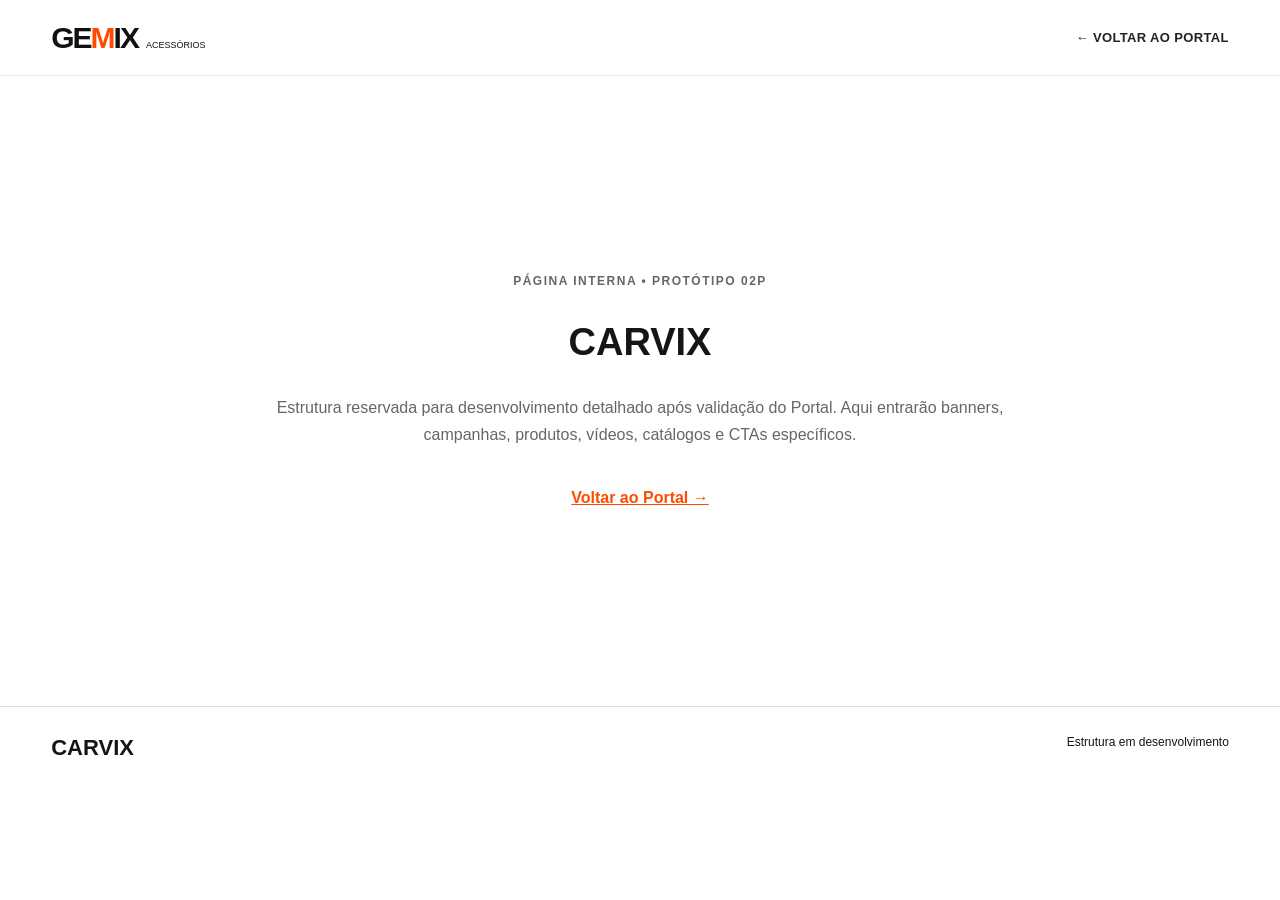
<file: carvix.html>
<!doctype html><html lang="pt-BR"><head><meta charset="utf-8"><meta name="viewport" content="width=device-width,initial-scale=1"><title>CARVIX — Protótipo 02P</title><link rel="stylesheet" href="style.css"></head><body><header class="top"><a class="brand" href="index.html"><b>GE<span>M</span>IX</b><small>ACESSÓRIOS</small></a><nav><a href="index.html">← Voltar ao Portal</a></nav></header><main><section class="intro" style="min-height:70vh;display:flex;flex-direction:column;justify-content:center"><p class="eyebrow">PÁGINA INTERNA • PROTÓTIPO 02P</p><h2>CARVIX</h2><p>Estrutura reservada para desenvolvimento detalhado após validação do Portal. Aqui entrarão banners, campanhas, produtos, vídeos, catálogos e CTAs específicos.</p><p><a href="index.html" style="color:#ff4b00;font-weight:bold">Voltar ao Portal →</a></p></section></main><footer><b>CARVIX</b><span>Estrutura em desenvolvimento</span></footer></body></html>
</file>
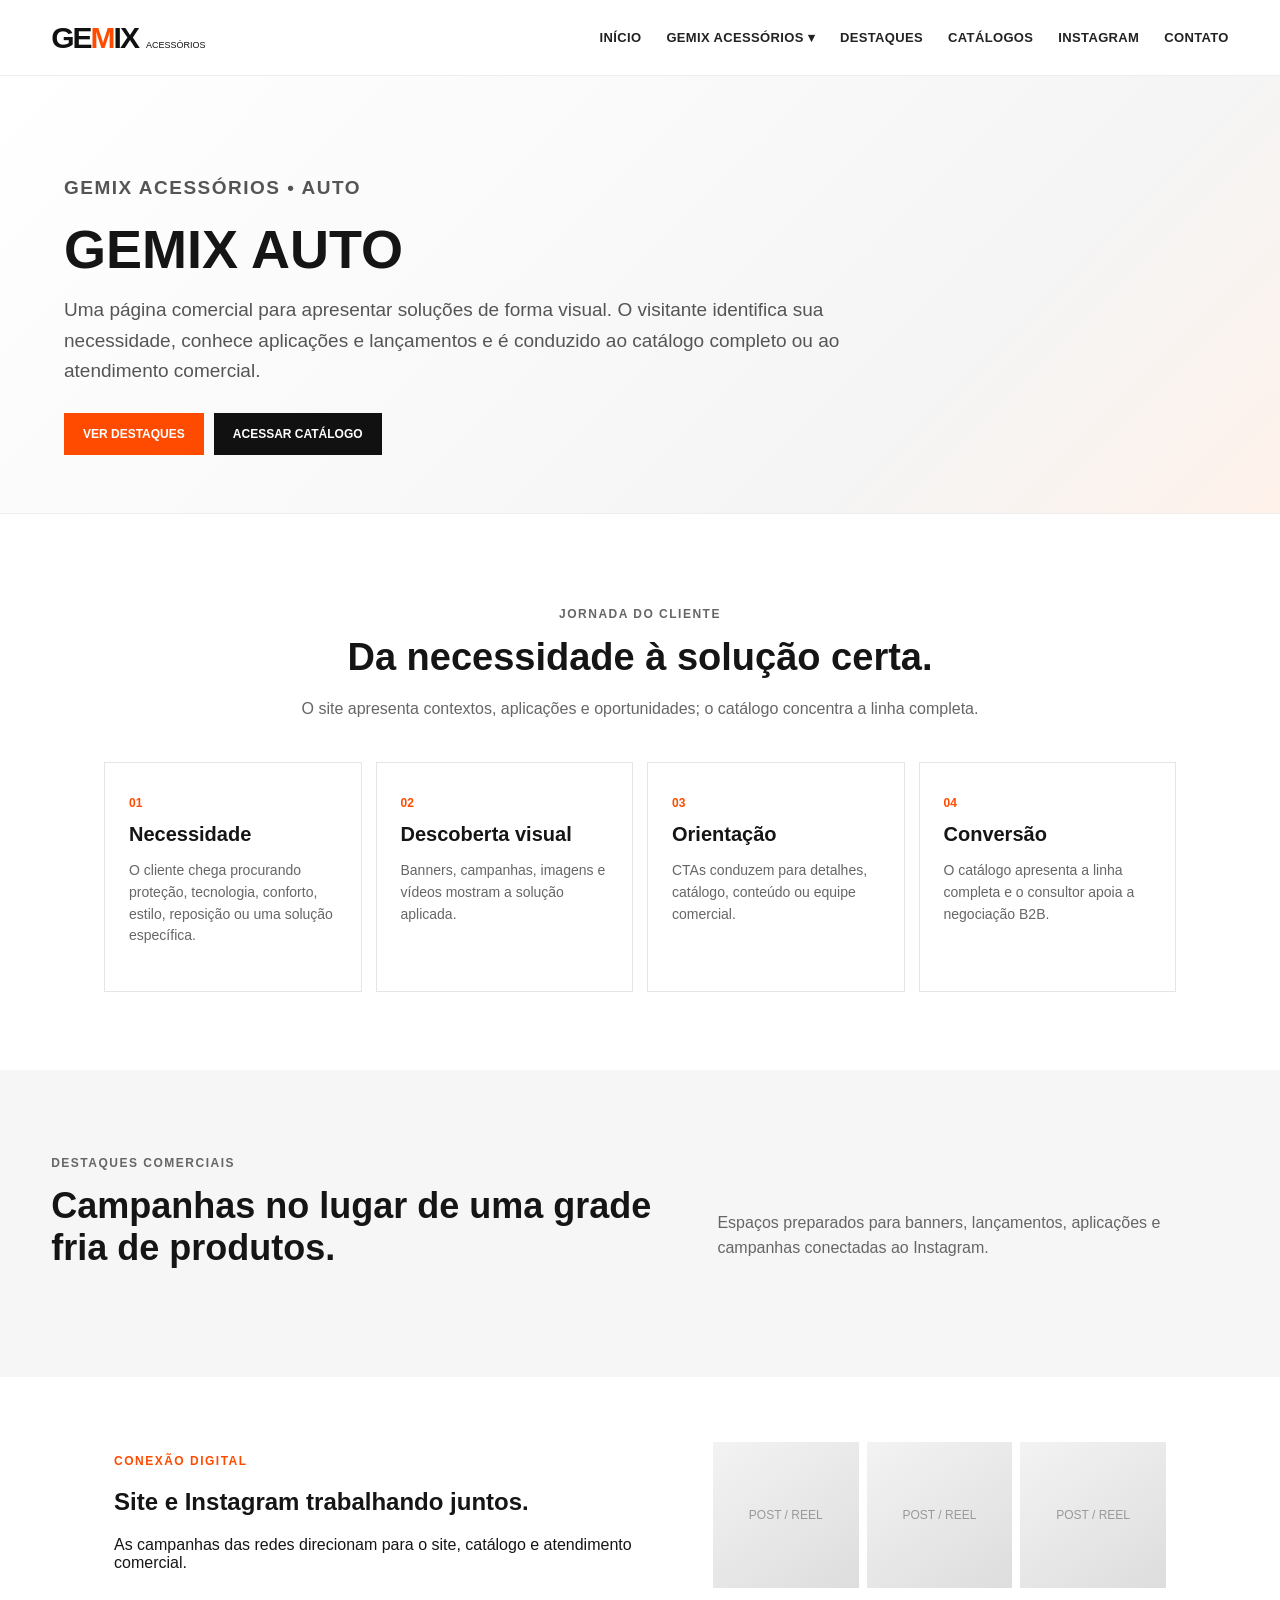
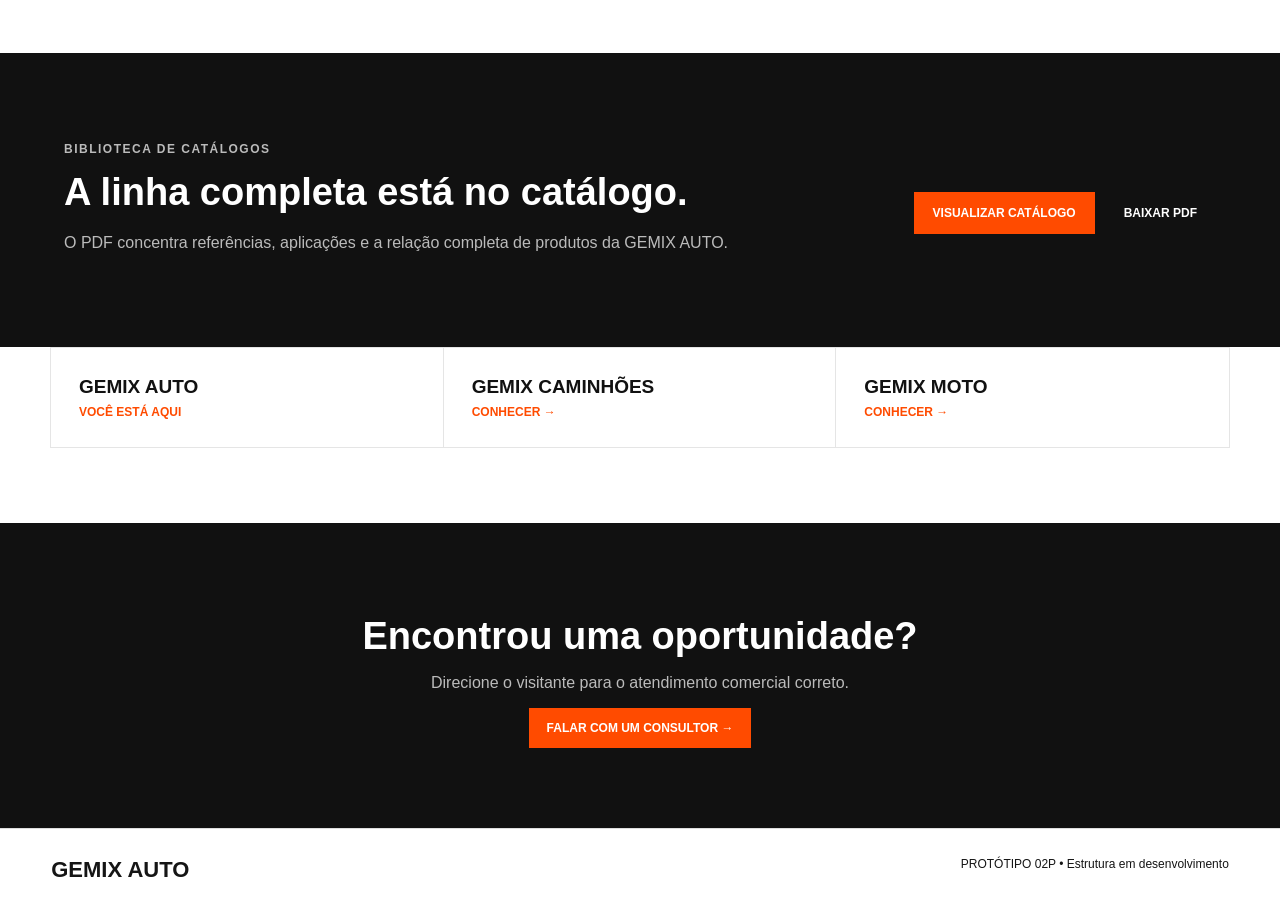
<file: gemix-auto.html>
<!doctype html><html lang="pt-BR"><head><meta charset="utf-8"><meta name="viewport" content="width=device-width,initial-scale=1"><title>GEMIX AUTO — Protótipo 02P</title><link rel="stylesheet" href="style.css"></head><body><header class="top"><a class="brand" href="index.html"><b>GE<span>M</span>IX</b><small>ACESSÓRIOS</small></a><nav><a href="index.html">INÍCIO</a><div class="drop"><button>GEMIX ACESSÓRIOS ▾</button><div class="mega"><a href="gemix-auto.html">GEMIX AUTO<span>Acessórios para automóveis</span></a><a href="gemix-caminhoes.html">GEMIX CAMINHÕES<span>Soluções para linha pesada</span></a><a href="gemix-moto.html">GEMIX MOTO<span>Soluções para motocicletas</span></a></div></div><a href="#campanhas">DESTAQUES</a><a href="#catalogo">CATÁLOGOS</a><a href="#instagram">INSTAGRAM</a><a href="#contato">CONTATO</a></nav></header><main><section class="segment-hero"><div class="wrap"><p class="eyebrow">GEMIX ACESSÓRIOS • AUTO</p><h1>GEMIX AUTO</h1><p>Uma página comercial para apresentar soluções de forma visual. O visitante identifica sua necessidade, conhece aplicações e lançamentos e é conduzido ao catálogo completo ou ao atendimento comercial.</p><div class="actions"><a class="btn" href="#campanhas">VER DESTAQUES</a><a class="btn secondary" href="#catalogo">ACESSAR CATÁLOGO</a></div></div></section><section class="journey"><div class="journey-head"><p class="eyebrow">JORNADA DO CLIENTE</p><h2>Da necessidade à solução certa.</h2><p>O site apresenta contextos, aplicações e oportunidades; o catálogo concentra a linha completa.</p></div><div class="journey-grid"><article><em>01</em><h3>Necessidade</h3><p>O cliente chega procurando proteção, tecnologia, conforto, estilo, reposição ou uma solução específica.</p></article><article><em>02</em><h3>Descoberta visual</h3><p>Banners, campanhas, imagens e vídeos mostram a solução aplicada.</p></article><article><em>03</em><h3>Orientação</h3><p>CTAs conduzem para detalhes, catálogo, conteúdo ou equipe comercial.</p></article><article><em>04</em><h3>Conversão</h3><p>O catálogo apresenta a linha completa e o consultor apoia a negociação B2B.</p></article></div></section><section class="campaigns" id="campanhas"><div class="campaigns-head"><div><p class="eyebrow">DESTAQUES COMERCIAIS</p><h2>Campanhas no lugar de uma grade fria de produtos.</h2></div><p>Espaços preparados para banners, lançamentos, aplicações e campanhas conectadas ao Instagram.</p></div></section><section class="social-strip" id="instagram"><div><p class="eyebrow">CONEXÃO DIGITAL</p><h2>Site e Instagram trabalhando juntos.</h2><p>As campanhas das redes direcionam para o site, catálogo e atendimento comercial.</p></div><div class="social-mock"><div>POST / REEL</div><div>POST / REEL</div><div>POST / REEL</div></div></section><section class="catalog-call" id="catalogo"><div class="inner"><div><p class="eyebrow">BIBLIOTECA DE CATÁLOGOS</p><h2>A linha completa está no catálogo.</h2><p>O PDF concentra referências, aplicações e a relação completa de produtos da GEMIX AUTO.</p></div><div class="actions"><a class="btn" href="#">VISUALIZAR CATÁLOGO</a><a class="btn secondary" href="#">BAIXAR PDF</a></div></div></section><section class="segment-links"><a href="gemix-auto.html"><b>GEMIX AUTO</b><span>VOCÊ ESTÁ AQUI</span></a><a href="gemix-caminhoes.html"><b>GEMIX CAMINHÕES</b><span>CONHECER →</span></a><a href="gemix-moto.html"><b>GEMIX MOTO</b><span>CONHECER →</span></a></section><section class="contact" id="contato"><h2>Encontrou uma oportunidade?</h2><p>Direcione o visitante para o atendimento comercial correto.</p><a href="#">FALAR COM UM CONSULTOR →</a></section></main><footer><b>GEMIX AUTO</b><span>PROTÓTIPO 02P • Estrutura em desenvolvimento</span></footer><script src="script.js"></script></body></html>
</file>
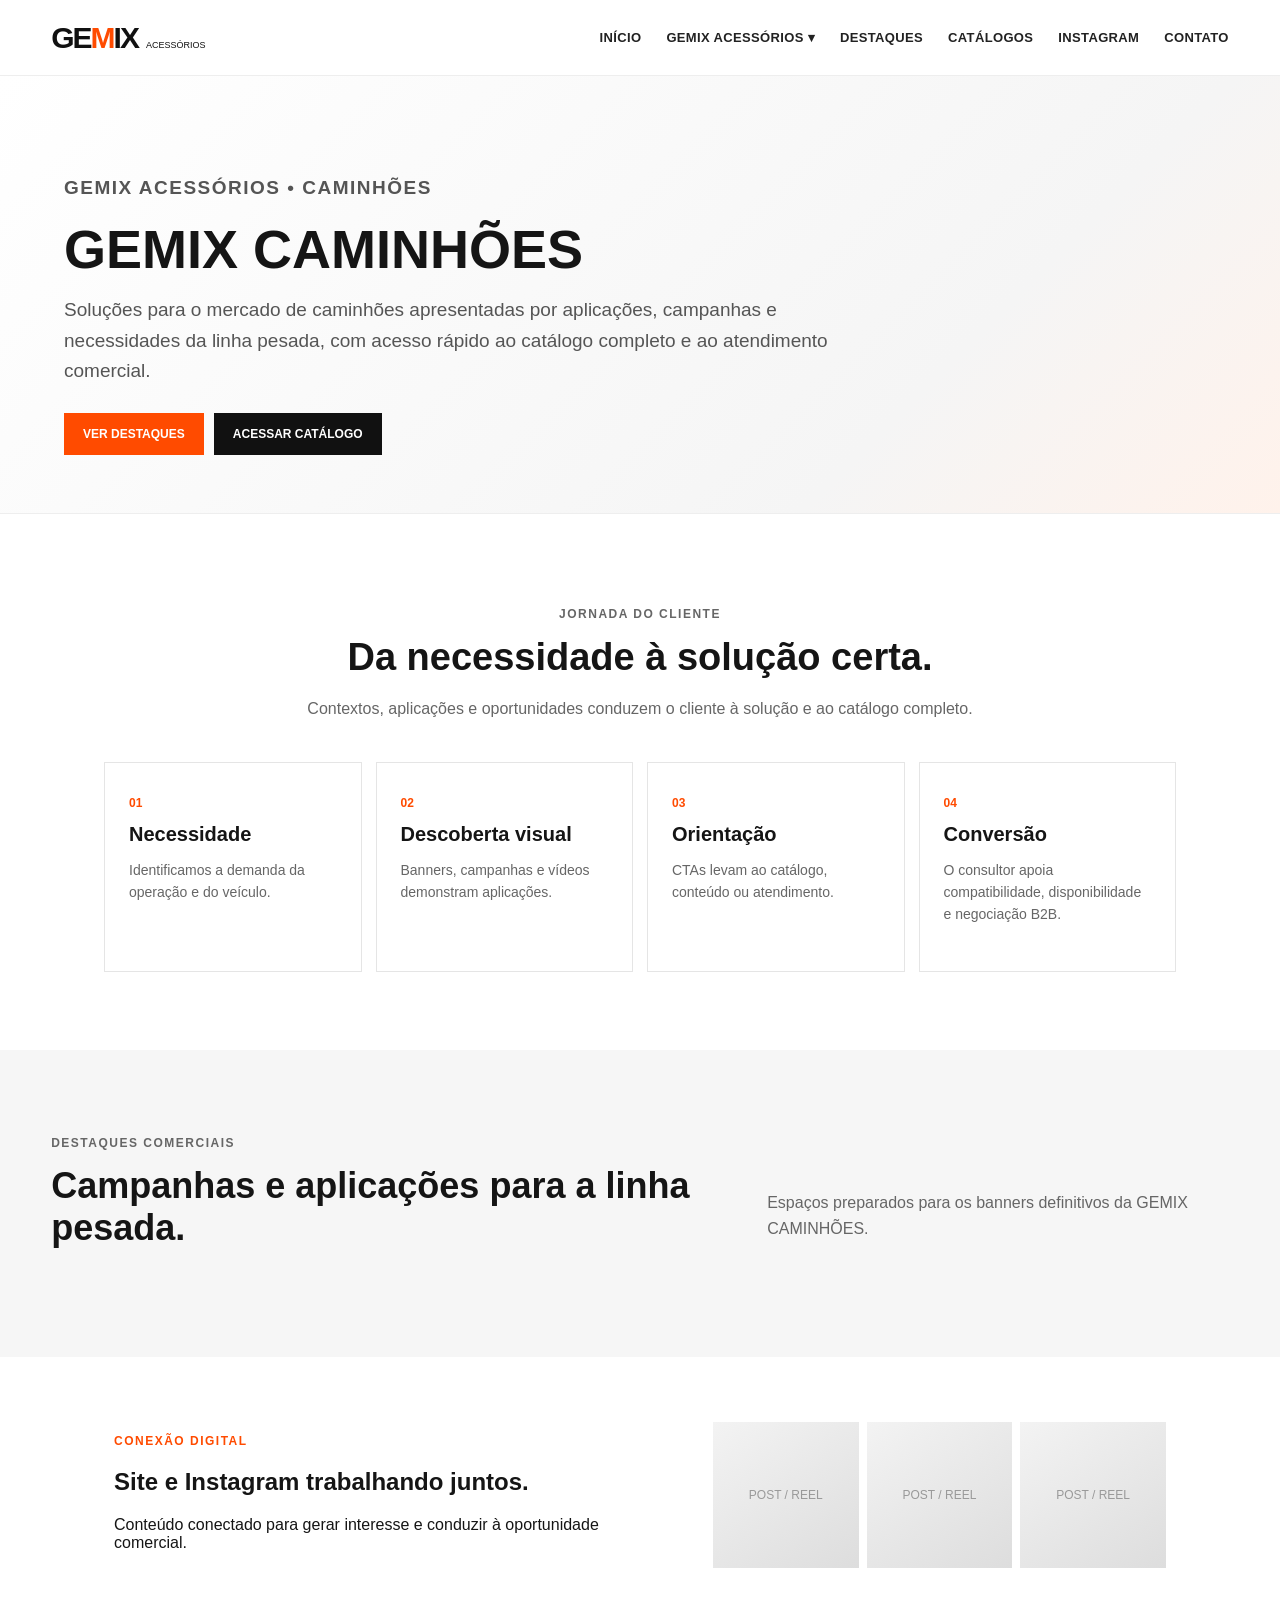
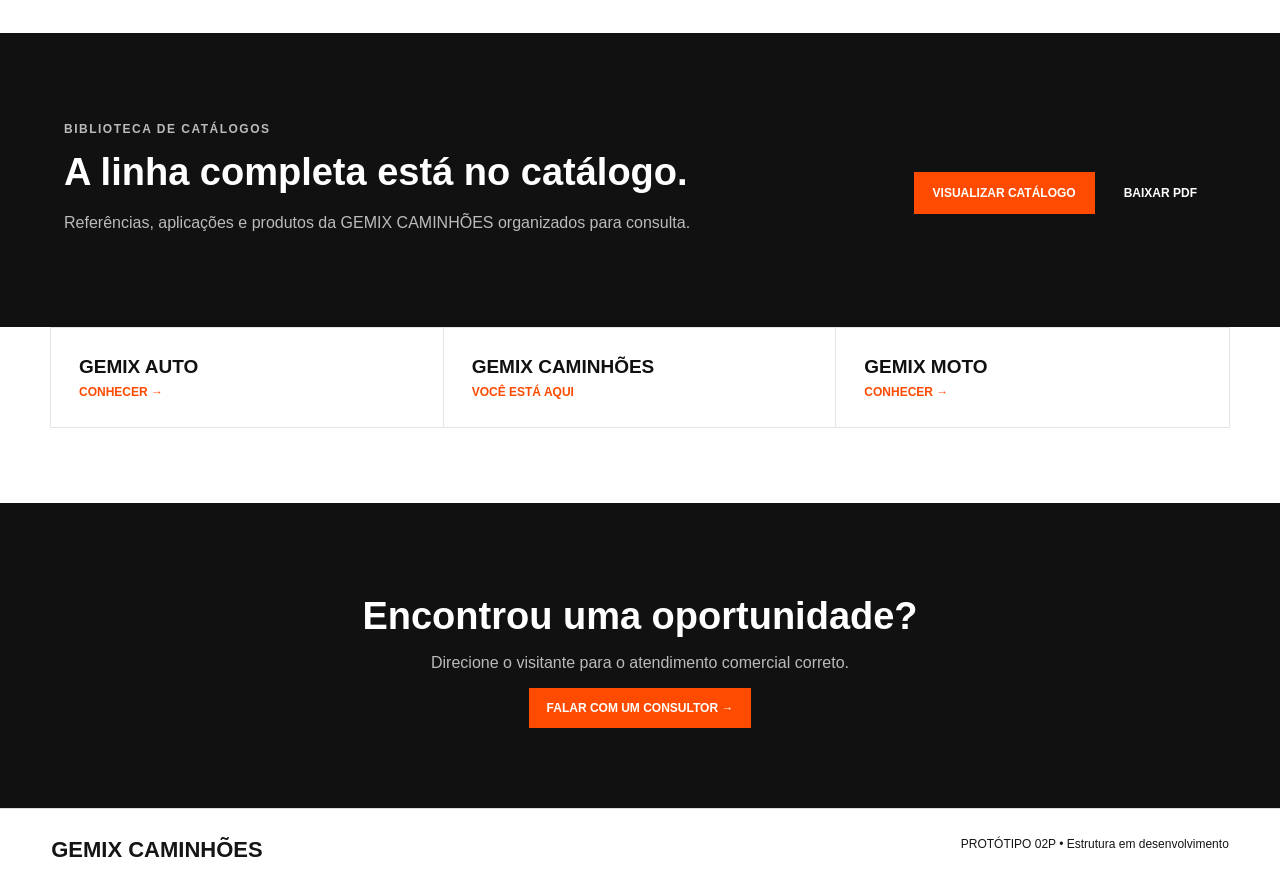
<file: gemix-caminhoes.html>
<!doctype html><html lang="pt-BR"><head><meta charset="utf-8"><meta name="viewport" content="width=device-width,initial-scale=1"><title>GEMIX CAMINHÕES — Protótipo 02P</title><link rel="stylesheet" href="style.css"></head><body><header class="top"><a class="brand" href="index.html"><b>GE<span>M</span>IX</b><small>ACESSÓRIOS</small></a><nav><a href="index.html">INÍCIO</a><div class="drop"><button>GEMIX ACESSÓRIOS ▾</button><div class="mega"><a href="gemix-auto.html">GEMIX AUTO<span>Acessórios para automóveis</span></a><a href="gemix-caminhoes.html">GEMIX CAMINHÕES<span>Soluções para linha pesada</span></a><a href="gemix-moto.html">GEMIX MOTO<span>Soluções para motocicletas</span></a></div></div><a href="#campanhas">DESTAQUES</a><a href="#catalogo">CATÁLOGOS</a><a href="#instagram">INSTAGRAM</a><a href="#contato">CONTATO</a></nav></header><main><section class="segment-hero"><div class="wrap"><p class="eyebrow">GEMIX ACESSÓRIOS • CAMINHÕES</p><h1>GEMIX CAMINHÕES</h1><p>Soluções para o mercado de caminhões apresentadas por aplicações, campanhas e necessidades da linha pesada, com acesso rápido ao catálogo completo e ao atendimento comercial.</p><div class="actions"><a class="btn" href="#campanhas">VER DESTAQUES</a><a class="btn secondary" href="#catalogo">ACESSAR CATÁLOGO</a></div></div></section><section class="journey"><div class="journey-head"><p class="eyebrow">JORNADA DO CLIENTE</p><h2>Da necessidade à solução certa.</h2><p>Contextos, aplicações e oportunidades conduzem o cliente à solução e ao catálogo completo.</p></div><div class="journey-grid"><article><em>01</em><h3>Necessidade</h3><p>Identificamos a demanda da operação e do veículo.</p></article><article><em>02</em><h3>Descoberta visual</h3><p>Banners, campanhas e vídeos demonstram aplicações.</p></article><article><em>03</em><h3>Orientação</h3><p>CTAs levam ao catálogo, conteúdo ou atendimento.</p></article><article><em>04</em><h3>Conversão</h3><p>O consultor apoia compatibilidade, disponibilidade e negociação B2B.</p></article></div></section><section class="campaigns" id="campanhas"><div class="campaigns-head"><div><p class="eyebrow">DESTAQUES COMERCIAIS</p><h2>Campanhas e aplicações para a linha pesada.</h2></div><p>Espaços preparados para os banners definitivos da GEMIX CAMINHÕES.</p></div></section><section class="social-strip" id="instagram"><div><p class="eyebrow">CONEXÃO DIGITAL</p><h2>Site e Instagram trabalhando juntos.</h2><p>Conteúdo conectado para gerar interesse e conduzir à oportunidade comercial.</p></div><div class="social-mock"><div>POST / REEL</div><div>POST / REEL</div><div>POST / REEL</div></div></section><section class="catalog-call" id="catalogo"><div class="inner"><div><p class="eyebrow">BIBLIOTECA DE CATÁLOGOS</p><h2>A linha completa está no catálogo.</h2><p>Referências, aplicações e produtos da GEMIX CAMINHÕES organizados para consulta.</p></div><div class="actions"><a class="btn" href="#">VISUALIZAR CATÁLOGO</a><a class="btn secondary" href="#">BAIXAR PDF</a></div></div></section><section class="segment-links"><a href="gemix-auto.html"><b>GEMIX AUTO</b><span>CONHECER →</span></a><a href="gemix-caminhoes.html"><b>GEMIX CAMINHÕES</b><span>VOCÊ ESTÁ AQUI</span></a><a href="gemix-moto.html"><b>GEMIX MOTO</b><span>CONHECER →</span></a></section><section class="contact" id="contato"><h2>Encontrou uma oportunidade?</h2><p>Direcione o visitante para o atendimento comercial correto.</p><a href="#">FALAR COM UM CONSULTOR →</a></section></main><footer><b>GEMIX CAMINHÕES</b><span>PROTÓTIPO 02P • Estrutura em desenvolvimento</span></footer><script src="script.js"></script></body></html>
</file>
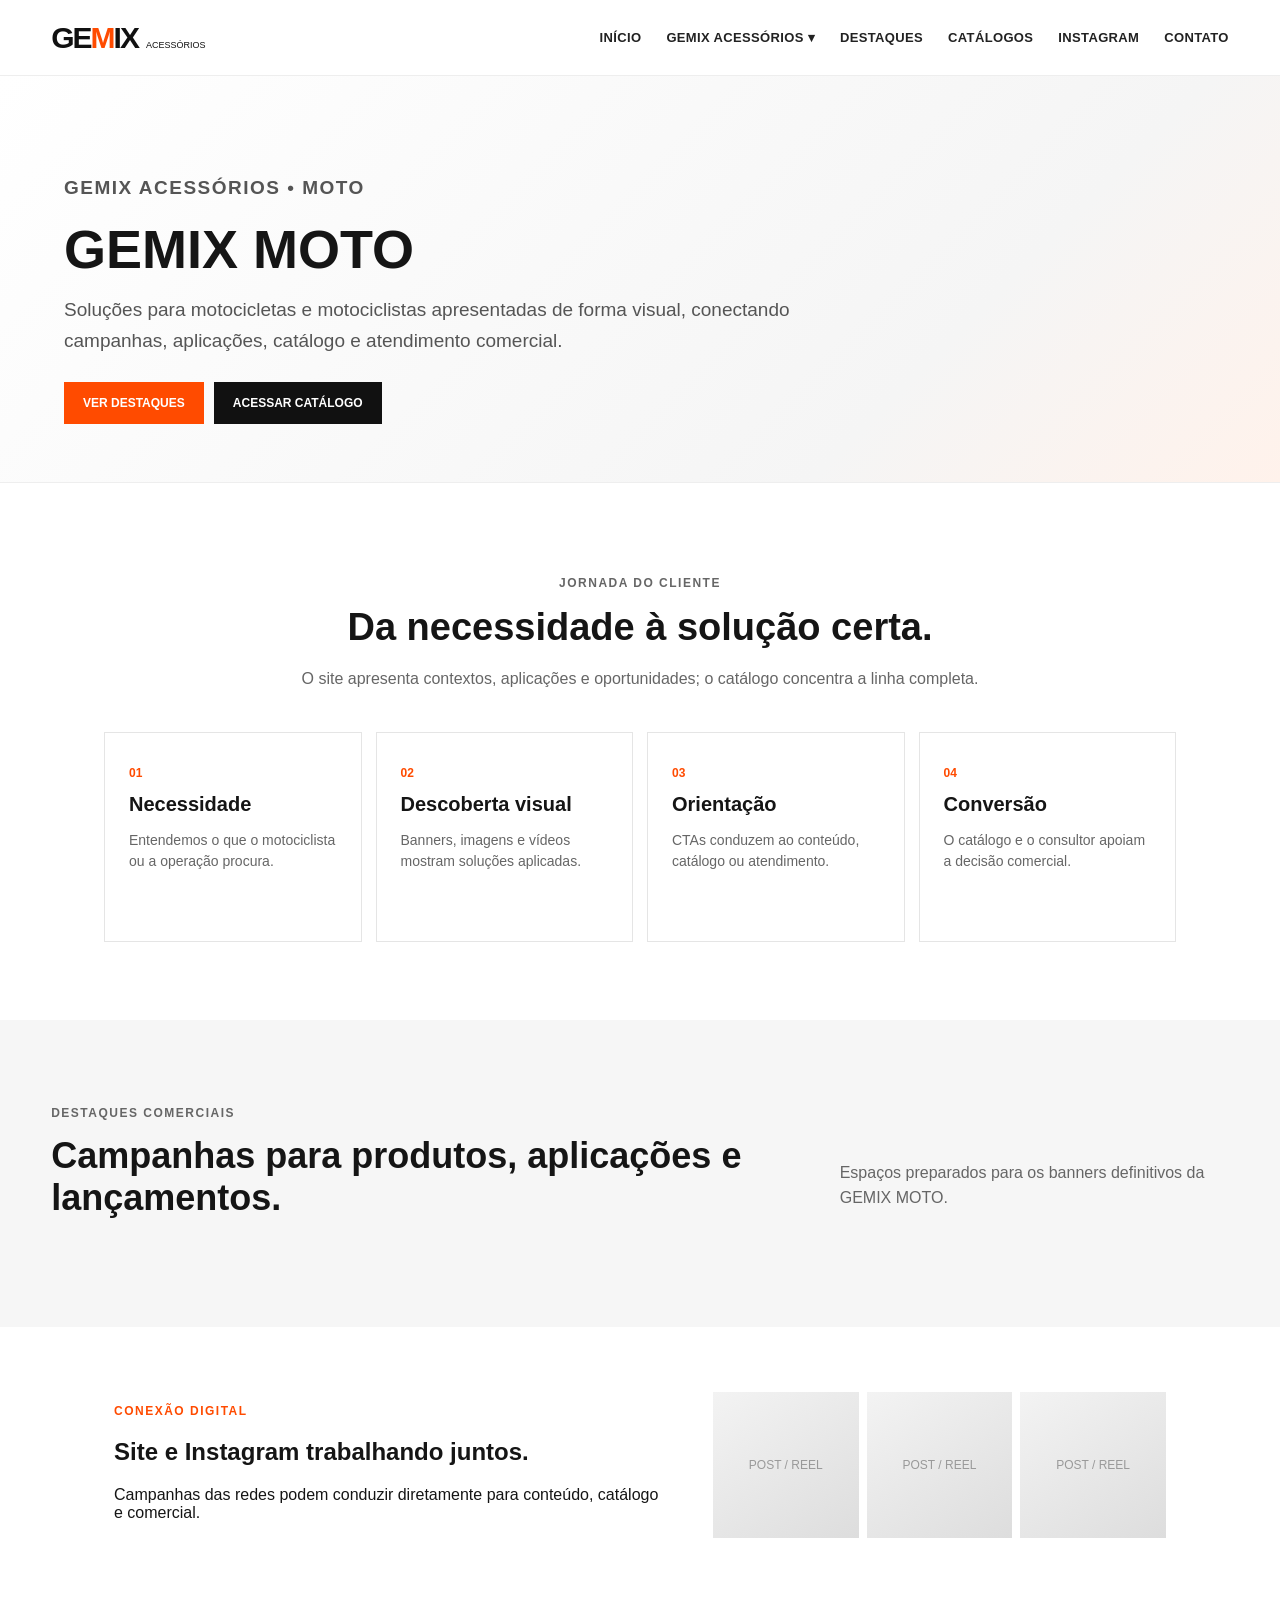
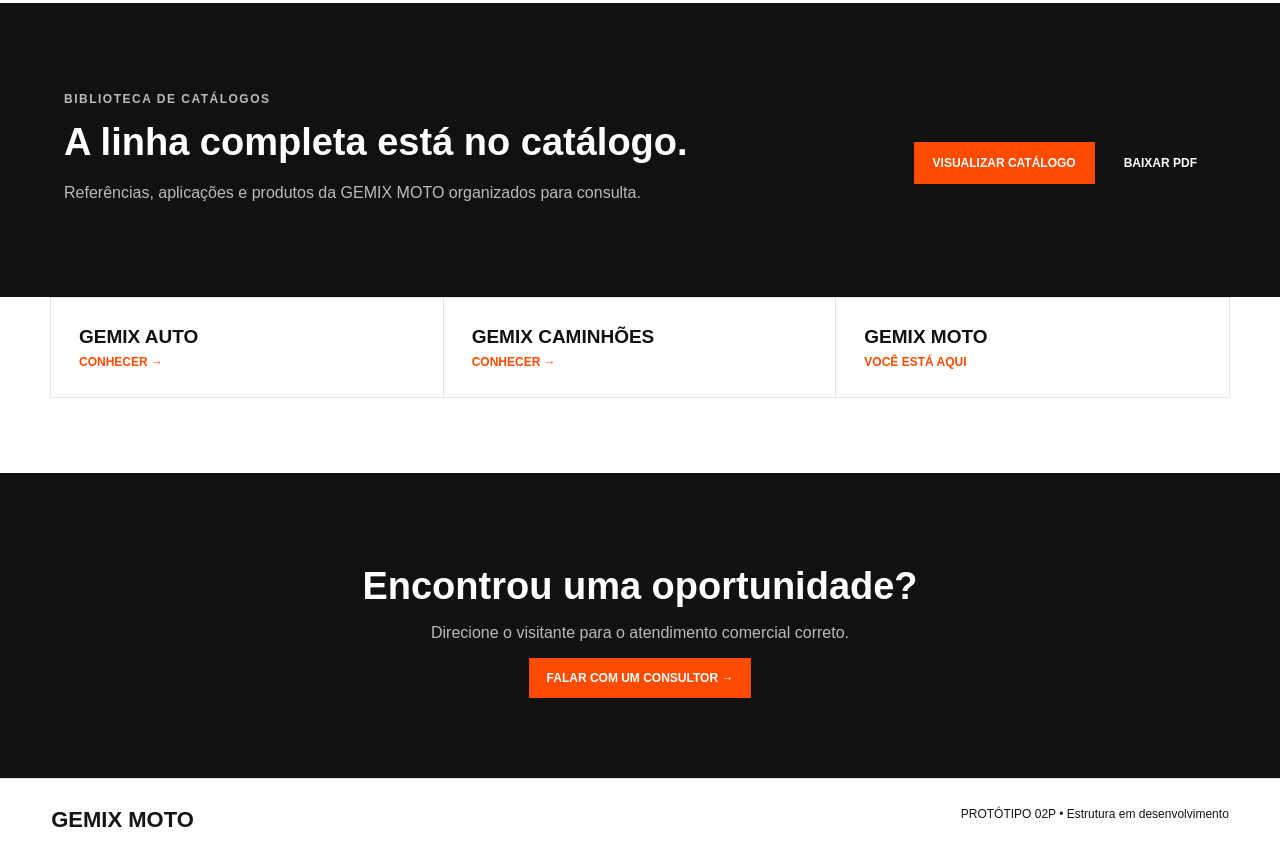
<file: gemix-moto.html>
<!doctype html><html lang="pt-BR"><head><meta charset="utf-8"><meta name="viewport" content="width=device-width,initial-scale=1"><title>GEMIX MOTO — Protótipo 02P</title><link rel="stylesheet" href="style.css"></head><body><header class="top"><a class="brand" href="index.html"><b>GE<span>M</span>IX</b><small>ACESSÓRIOS</small></a><nav><a href="index.html">INÍCIO</a><div class="drop"><button>GEMIX ACESSÓRIOS ▾</button><div class="mega"><a href="gemix-auto.html">GEMIX AUTO<span>Acessórios para automóveis</span></a><a href="gemix-caminhoes.html">GEMIX CAMINHÕES<span>Soluções para linha pesada</span></a><a href="gemix-moto.html">GEMIX MOTO<span>Soluções para motocicletas</span></a></div></div><a href="#campanhas">DESTAQUES</a><a href="#catalogo">CATÁLOGOS</a><a href="#instagram">INSTAGRAM</a><a href="#contato">CONTATO</a></nav></header><main><section class="segment-hero"><div class="wrap"><p class="eyebrow">GEMIX ACESSÓRIOS • MOTO</p><h1>GEMIX MOTO</h1><p>Soluções para motocicletas e motociclistas apresentadas de forma visual, conectando campanhas, aplicações, catálogo e atendimento comercial.</p><div class="actions"><a class="btn" href="#campanhas">VER DESTAQUES</a><a class="btn secondary" href="#catalogo">ACESSAR CATÁLOGO</a></div></div></section><section class="journey"><div class="journey-head"><p class="eyebrow">JORNADA DO CLIENTE</p><h2>Da necessidade à solução certa.</h2><p>O site apresenta contextos, aplicações e oportunidades; o catálogo concentra a linha completa.</p></div><div class="journey-grid"><article><em>01</em><h3>Necessidade</h3><p>Entendemos o que o motociclista ou a operação procura.</p></article><article><em>02</em><h3>Descoberta visual</h3><p>Banners, imagens e vídeos mostram soluções aplicadas.</p></article><article><em>03</em><h3>Orientação</h3><p>CTAs conduzem ao conteúdo, catálogo ou atendimento.</p></article><article><em>04</em><h3>Conversão</h3><p>O catálogo e o consultor apoiam a decisão comercial.</p></article></div></section><section class="campaigns" id="campanhas"><div class="campaigns-head"><div><p class="eyebrow">DESTAQUES COMERCIAIS</p><h2>Campanhas para produtos, aplicações e lançamentos.</h2></div><p>Espaços preparados para os banners definitivos da GEMIX MOTO.</p></div></section><section class="social-strip" id="instagram"><div><p class="eyebrow">CONEXÃO DIGITAL</p><h2>Site e Instagram trabalhando juntos.</h2><p>Campanhas das redes podem conduzir diretamente para conteúdo, catálogo e comercial.</p></div><div class="social-mock"><div>POST / REEL</div><div>POST / REEL</div><div>POST / REEL</div></div></section><section class="catalog-call" id="catalogo"><div class="inner"><div><p class="eyebrow">BIBLIOTECA DE CATÁLOGOS</p><h2>A linha completa está no catálogo.</h2><p>Referências, aplicações e produtos da GEMIX MOTO organizados para consulta.</p></div><div class="actions"><a class="btn" href="#">VISUALIZAR CATÁLOGO</a><a class="btn secondary" href="#">BAIXAR PDF</a></div></div></section><section class="segment-links"><a href="gemix-auto.html"><b>GEMIX AUTO</b><span>CONHECER →</span></a><a href="gemix-caminhoes.html"><b>GEMIX CAMINHÕES</b><span>CONHECER →</span></a><a href="gemix-moto.html"><b>GEMIX MOTO</b><span>VOCÊ ESTÁ AQUI</span></a></section><section class="contact" id="contato"><h2>Encontrou uma oportunidade?</h2><p>Direcione o visitante para o atendimento comercial correto.</p><a href="#">FALAR COM UM CONSULTOR →</a></section></main><footer><b>GEMIX MOTO</b><span>PROTÓTIPO 02P • Estrutura em desenvolvimento</span></footer><script src="script.js"></script></body></html>
</file>
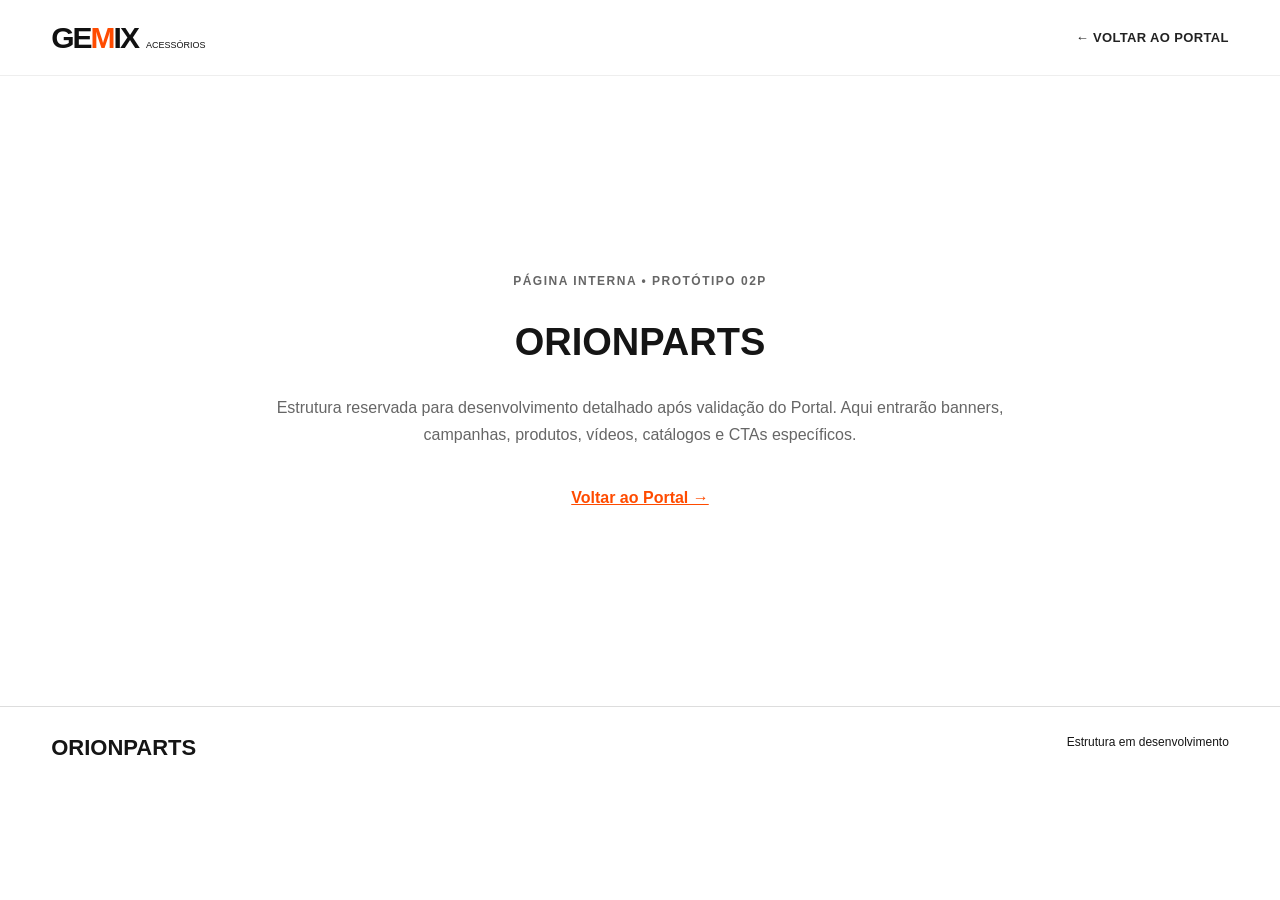
<file: orionparts.html>
<!doctype html><html lang="pt-BR"><head><meta charset="utf-8"><meta name="viewport" content="width=device-width,initial-scale=1"><title>ORIONPARTS — Protótipo 02P</title><link rel="stylesheet" href="style.css"></head><body><header class="top"><a class="brand" href="index.html"><b>GE<span>M</span>IX</b><small>ACESSÓRIOS</small></a><nav><a href="index.html">← Voltar ao Portal</a></nav></header><main><section class="intro" style="min-height:70vh;display:flex;flex-direction:column;justify-content:center"><p class="eyebrow">PÁGINA INTERNA • PROTÓTIPO 02P</p><h2>ORIONPARTS</h2><p>Estrutura reservada para desenvolvimento detalhado após validação do Portal. Aqui entrarão banners, campanhas, produtos, vídeos, catálogos e CTAs específicos.</p><p><a href="index.html" style="color:#ff4b00;font-weight:bold">Voltar ao Portal →</a></p></section></main><footer><b>ORIONPARTS</b><span>Estrutura em desenvolvimento</span></footer></body></html>
</file>
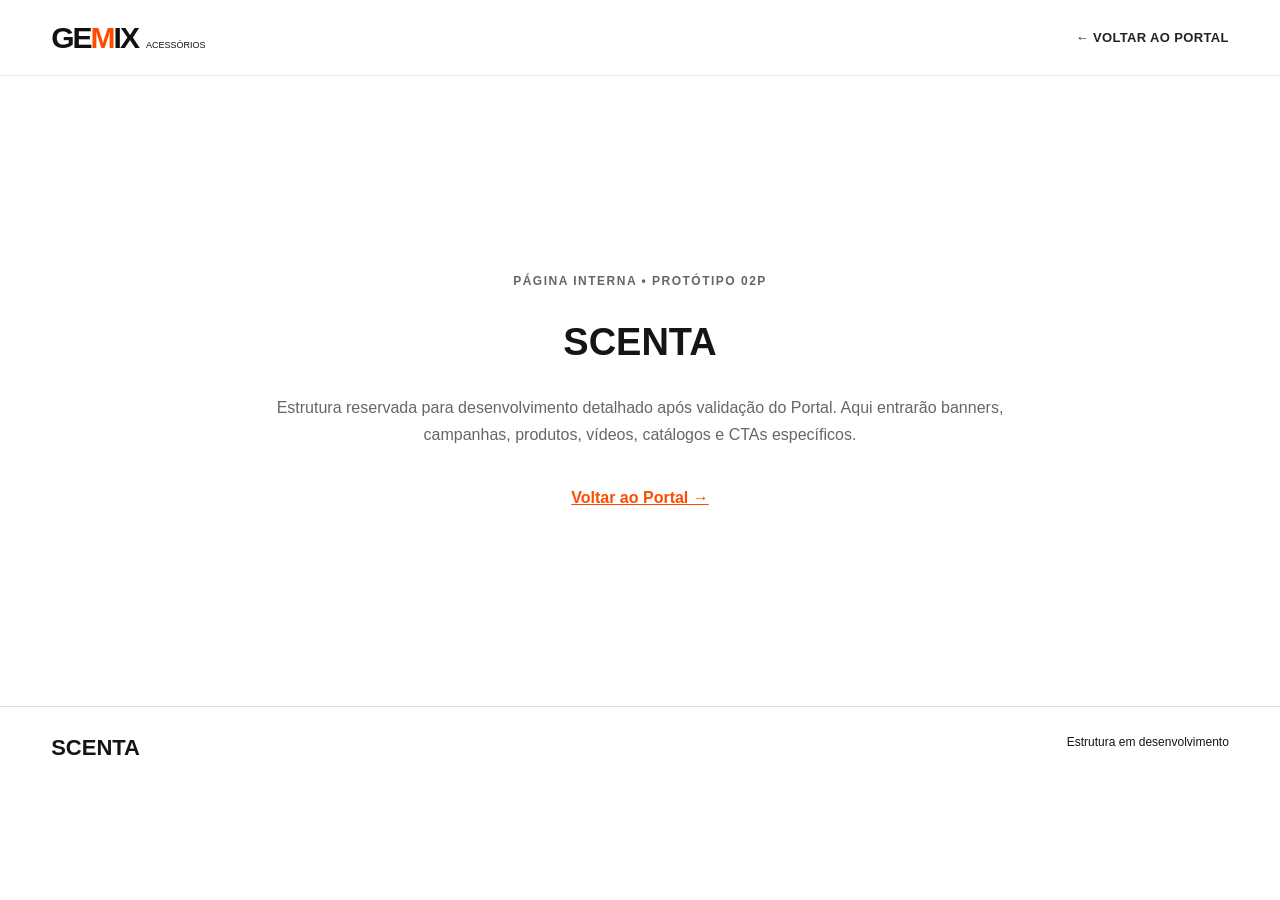
<file: scenta.html>
<!doctype html><html lang="pt-BR"><head><meta charset="utf-8"><meta name="viewport" content="width=device-width,initial-scale=1"><title>SCENTA — Protótipo 02P</title><link rel="stylesheet" href="style.css"></head><body><header class="top"><a class="brand" href="index.html"><b>GE<span>M</span>IX</b><small>ACESSÓRIOS</small></a><nav><a href="index.html">← Voltar ao Portal</a></nav></header><main><section class="intro" style="min-height:70vh;display:flex;flex-direction:column;justify-content:center"><p class="eyebrow">PÁGINA INTERNA • PROTÓTIPO 02P</p><h2>SCENTA</h2><p>Estrutura reservada para desenvolvimento detalhado após validação do Portal. Aqui entrarão banners, campanhas, produtos, vídeos, catálogos e CTAs específicos.</p><p><a href="index.html" style="color:#ff4b00;font-weight:bold">Voltar ao Portal →</a></p></section></main><footer><b>SCENTA</b><span>Estrutura em desenvolvimento</span></footer></body></html>
</file>
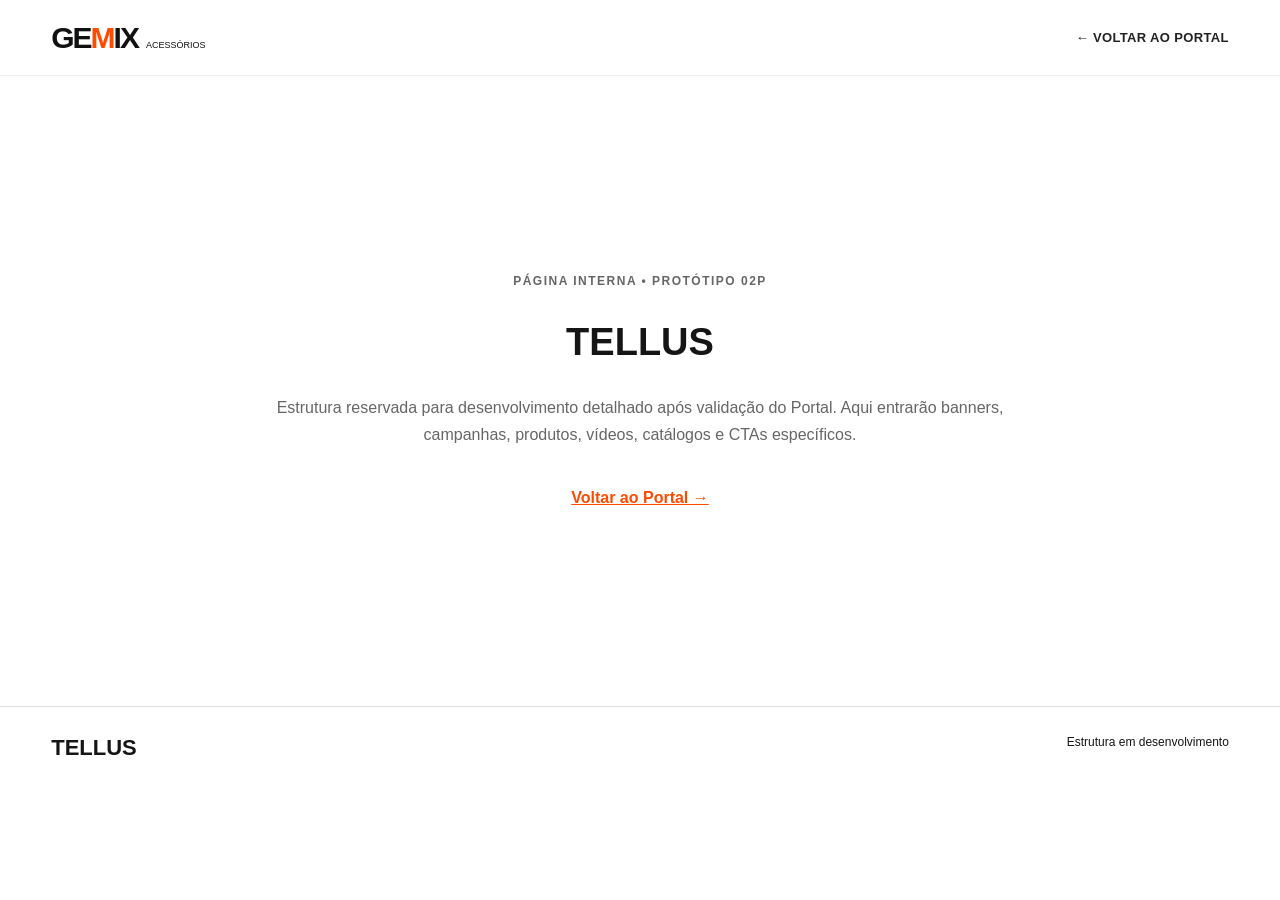
<file: tellus.html>
<!doctype html><html lang="pt-BR"><head><meta charset="utf-8"><meta name="viewport" content="width=device-width,initial-scale=1"><title>TELLUS — Protótipo 02P</title><link rel="stylesheet" href="style.css"></head><body><header class="top"><a class="brand" href="index.html"><b>GE<span>M</span>IX</b><small>ACESSÓRIOS</small></a><nav><a href="index.html">← Voltar ao Portal</a></nav></header><main><section class="intro" style="min-height:70vh;display:flex;flex-direction:column;justify-content:center"><p class="eyebrow">PÁGINA INTERNA • PROTÓTIPO 02P</p><h2>TELLUS</h2><p>Estrutura reservada para desenvolvimento detalhado após validação do Portal. Aqui entrarão banners, campanhas, produtos, vídeos, catálogos e CTAs específicos.</p><p><a href="index.html" style="color:#ff4b00;font-weight:bold">Voltar ao Portal →</a></p></section></main><footer><b>TELLUS</b><span>Estrutura em desenvolvimento</span></footer></body></html>
</file>
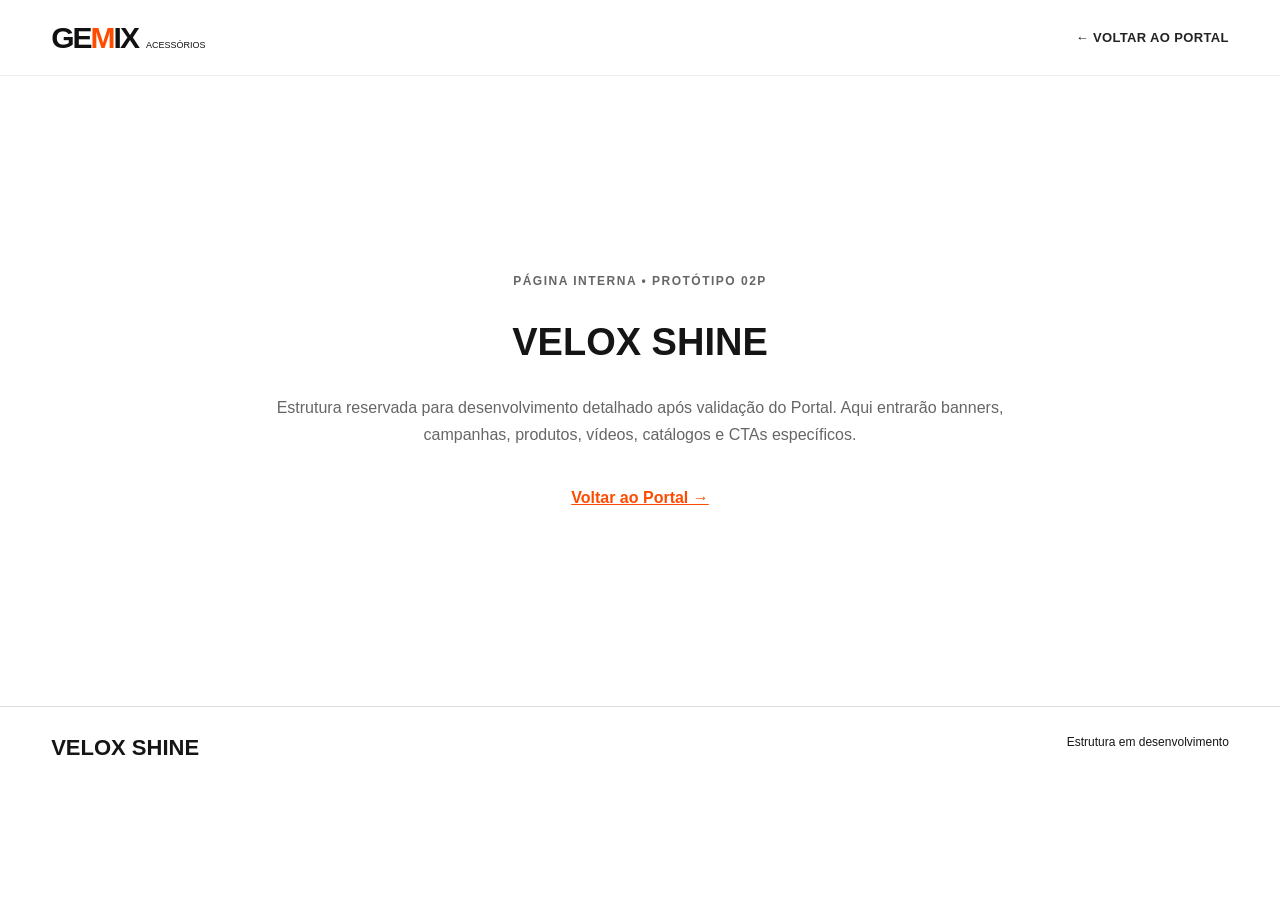
<file: velox.html>
<!doctype html><html lang="pt-BR"><head><meta charset="utf-8"><meta name="viewport" content="width=device-width,initial-scale=1"><title>VELOX SHINE — Protótipo 02P</title><link rel="stylesheet" href="style.css"></head><body><header class="top"><a class="brand" href="index.html"><b>GE<span>M</span>IX</b><small>ACESSÓRIOS</small></a><nav><a href="index.html">← Voltar ao Portal</a></nav></header><main><section class="intro" style="min-height:70vh;display:flex;flex-direction:column;justify-content:center"><p class="eyebrow">PÁGINA INTERNA • PROTÓTIPO 02P</p><h2>VELOX SHINE</h2><p>Estrutura reservada para desenvolvimento detalhado após validação do Portal. Aqui entrarão banners, campanhas, produtos, vídeos, catálogos e CTAs específicos.</p><p><a href="index.html" style="color:#ff4b00;font-weight:bold">Voltar ao Portal →</a></p></section></main><footer><b>VELOX SHINE</b><span>Estrutura em desenvolvimento</span></footer></body></html>
</file>
<file: style.css>
*{box-sizing:border-box}html{scroll-behavior:smooth}body{margin:0;font-family:Arial,Helvetica,sans-serif;color:#151515;background:#fff}.top{height:76px;display:flex;align-items:center;justify-content:space-between;padding:0 4vw;position:sticky;top:0;background:rgba(255,255,255,.96);z-index:20;border-bottom:1px solid #eee}.brand{text-decoration:none;color:#111;display:flex;align-items:end;gap:8px}.brand b{font-size:30px;letter-spacing:-2px}.brand b span{color:#ff4b00}.brand small{font-size:9px;margin-bottom:5px}nav{display:flex;align-items:center;gap:25px}nav a,.drop button{border:0;background:none;color:#222;text-decoration:none;font-size:13px;font-weight:700;cursor:pointer}.drop{position:relative}.mega{display:none;position:absolute;top:calc(100% + 18px);left:0;transform:none;width:270px;background:#fff;padding:8px 0;box-shadow:0 18px 50px #0003;border:1px solid #e8e8e8}.drop.open .mega{display:block}.mega a{display:block;padding:13px 18px;border:0;border-bottom:1px solid #eee;white-space:nowrap}.mega a:last-child{border-bottom:0}.mega a:hover{background:#f6f6f6;color:#ff4b00}.mega span{display:block;font-size:11px;color:#777;margin-top:4px;font-weight:400;white-space:normal}.drop button{padding:20px 0}.drop.open button{color:#ff4b00}.hero,.wide{position:relative;width:100%;overflow:hidden}.hero img,.wide img{display:block;width:100%;height:auto}.float{position:absolute;left:5vw;bottom:5vw;max-width:520px;background:rgba(255,255,255,.94);padding:25px 28px;box-shadow:0 10px 40px #0002}.float span,.eyebrow{color:#ff4b00;font-size:12px;font-weight:800;letter-spacing:1.5px}.float h1{font-size:34px;margin:9px 0}.float p{line-height:1.5}.float a,.cta a,.media a,.contact a{display:inline-block;background:#ff4b00;color:#fff;text-decoration:none;padding:13px 18px;font-weight:800;font-size:12px}.intro{max-width:1050px;margin:auto;text-align:center;padding:80px 25px}.intro h2,.media h2,.catalog h2,.contact h2{font-size:38px;margin:12px 0}.intro p{max-width:760px;margin:18px auto;line-height:1.7;color:#666}.cta{position:absolute;left:4vw;bottom:3vw;background:rgba(255,255,255,.94);padding:20px 24px;min-width:320px}.cta b,.cta span{display:block}.cta b{font-size:22px}.cta span{margin:7px 0 13px;color:#555}.cta.dark{background:rgba(0,0,0,.82);color:#fff}.cta.dark span{color:#ddd}.cards{display:grid;grid-template-columns:repeat(3,1fr);gap:1px;background:#ddd}.cards a{padding:45px 5vw;background:#fff;text-decoration:none;color:#111}.cards strong{display:block;font-size:22px}.cards span{display:block;margin-top:10px;color:#ff4b00}.companies{padding:70px 4vw;display:grid;grid-template-columns:repeat(4,1fr);gap:18px}.companies>div{border:1px solid #e8e8e8;background:#fff;overflow:hidden;padding-bottom:22px}.companies img{width:100%;height:180px;object-fit:cover}.companies h3,.companies p,.companies a{margin-left:18px;margin-right:18px}.companies p{color:#666;min-height:45px}.companies a{color:#ff4b00;font-weight:bold;text-decoration:none}.placeholder{min-height:300px;padding:80px 0 0;background:linear-gradient(135deg,#f7f7f7,#fff)}.media{padding:85px 6vw;display:grid;grid-template-columns:1fr 1fr;gap:60px;align-items:center;background:#f7f7f7}.media p{color:#666;line-height:1.6}.video{aspect-ratio:16/9;background:#171717;color:white;display:flex;flex-direction:column;align-items:center;justify-content:center}.video span{font-size:60px;color:#ff4b00}.video small{color:#aaa;margin-top:6px}.catalog{text-align:center;padding:90px 5vw}.catalog>p{color:#666}.pdfs{display:grid;grid-template-columns:repeat(4,1fr);gap:15px;max-width:1100px;margin:35px auto}.pdfs a{min-height:220px;border:1px solid #ddd;text-decoration:none;color:#ff4b00;display:flex;flex-direction:column;justify-content:center;font-size:38px}.pdfs b{font-size:15px;color:#111;margin:15px}.pdfs span{font-size:12px;color:#666}.contact{text-align:center;background:#111;color:white;padding:80px 20px}.contact p{color:#bbb}footer{padding:28px 4vw;display:flex;justify-content:space-between;border-top:1px solid #ddd;font-size:12px}footer b{font-size:22px}@media(max-width:900px){.top{height:auto;padding:18px 20px;align-items:flex-start}.top nav{display:none}.float{position:relative;left:auto;bottom:auto;max-width:none;box-shadow:none}.float h1{font-size:26px}.intro{padding:55px 20px}.intro h2,.media h2,.catalog h2{font-size:29px}.cta{position:relative;left:auto;bottom:auto}.cards,.companies,.pdfs{grid-template-columns:1fr 1fr}.media{grid-template-columns:1fr}.companies img{height:auto}}@media(max-width:560px){.cards,.companies,.pdfs{grid-template-columns:1fr}.brand b{font-size:26px}.intro h2{font-size:25px}.companies{padding:35px 18px}.catalog{padding:55px 18px}footer{gap:15px;flex-direction:column}}
.top nav a,.drop button{text-transform:uppercase;letter-spacing:.35px}.brand small{text-transform:uppercase}.segment-hero{padding:78px 5vw 58px;background:linear-gradient(135deg,#fff 0%,#f5f5f5 72%,#fff2eb 100%);border-bottom:1px solid #eee}.segment-hero .wrap{max-width:1180px;margin:auto}.segment-hero h1{font-size:54px;line-height:1;margin:10px 0 18px}.segment-hero p{font-size:19px;line-height:1.6;color:#555;max-width:790px}.actions{display:flex;gap:10px;flex-wrap:wrap;margin-top:26px}.btn{display:inline-block;background:#ff4b00;color:#fff;text-decoration:none;padding:14px 19px;font-weight:800;font-size:12px;text-transform:uppercase}.btn.secondary{background:#111}.journey{padding:78px 5vw;max-width:1200px;margin:auto}.journey-head{text-align:center;max-width:820px;margin:0 auto 40px}.journey-head h2{font-size:38px;margin:10px 0}.journey-head p{color:#666;line-height:1.7}.journey-grid{display:grid;grid-template-columns:repeat(4,1fr);gap:14px}.journey-grid article{border:1px solid #e5e5e5;padding:30px 24px;min-height:210px}.journey-grid em{font-style:normal;color:#ff4b00;font-weight:900;font-size:12px}.journey-grid h3{font-size:20px;margin:12px 0}.journey-grid p{font-size:14px;color:#666;line-height:1.55}.campaigns{padding:72px 4vw;background:#f6f6f6}.campaigns-head{max-width:1180px;margin:0 auto 28px;display:flex;justify-content:space-between;gap:30px;align-items:end}.campaigns-head h2{font-size:36px;margin:8px 0}.campaigns-head p{max-width:560px;color:#666;line-height:1.6}.campaign-grid{max-width:1180px;margin:auto;display:grid;grid-template-columns:1.5fr 1fr;gap:18px}.campaign-card{position:relative;background:#fff;min-height:330px;overflow:hidden;border:1px solid #e5e5e5}.campaign-card img{width:100%;height:100%;object-fit:cover;display:block}.campaign-card.placeholder-campaign{display:flex;align-items:end;padding:28px;background:linear-gradient(135deg,#fff,#eee)}.campaign-card .overlay{position:absolute;left:20px;bottom:20px;background:rgba(255,255,255,.94);padding:18px;max-width:360px}.campaign-card .overlay b{display:block;font-size:20px}.campaign-card .overlay span{display:block;color:#666;margin:7px 0 12px;font-size:13px}.social-strip{padding:65px 5vw;display:grid;grid-template-columns:1.1fr .9fr;gap:45px;align-items:center;max-width:1180px;margin:auto}.social-mock{display:grid;grid-template-columns:repeat(3,1fr);gap:8px}.social-mock div{aspect-ratio:1;background:linear-gradient(145deg,#f3f3f3,#ddd);display:flex;align-items:center;justify-content:center;color:#999;font-size:12px;text-align:center;padding:10px}.catalog-call{padding:75px 5vw;background:#111;color:#fff}.catalog-call .inner{max-width:1180px;margin:auto;display:flex;align-items:center;justify-content:space-between;gap:35px}.catalog-call h2{font-size:38px;margin:7px 0}.catalog-call p{color:#bbb;max-width:680px;line-height:1.6}.segment-links{display:grid;grid-template-columns:repeat(3,1fr);max-width:1180px;margin:0 auto 75px;border:1px solid #e5e5e5}.segment-links a{padding:28px;text-decoration:none;color:#111;border-right:1px solid #e5e5e5}.segment-links a:last-child{border:0}.segment-links b{display:block;font-size:19px}.segment-links span{display:block;color:#ff4b00;margin-top:7px;font-size:12px;font-weight:800}.note{font-size:11px;color:#888}.page-banner{width:100%;display:block}.page-banner-wrap{position:relative}.page-banner-wrap .cta{bottom:2.5vw}@media(max-width:900px){.segment-hero h1{font-size:40px}.journey-grid{grid-template-columns:1fr 1fr}.campaign-grid,.social-strip{grid-template-columns:1fr}.catalog-call .inner{align-items:flex-start;flex-direction:column}.segment-links{grid-template-columns:1fr}.segment-links a{border-right:0;border-bottom:1px solid #e5e5e5}}@media(max-width:560px){.segment-hero{padding:55px 20px}.segment-hero h1{font-size:32px}.journey-grid{grid-template-columns:1fr}.campaigns-head{display:block}.social-mock{grid-template-columns:1fr 1fr}.catalog-call h2{font-size:30px}}
@media (min-width:901px){.parallax-media{position:relative;overflow:hidden;background:#111}.parallax-media>img.parallax-img{width:100%;height:calc(100% + 100px);max-width:none;object-fit:cover;transform:translate3d(0,var(--parallax-y,0px),0) scale(1.035);will-change:transform;transition:transform .05s linear}.hero.parallax-media>img.parallax-img,.wide.parallax-media>img.parallax-img{margin-top:-50px;margin-bottom:-50px}.page-banner-wrap.parallax-media{height:min(62vw,720px)}.page-banner-wrap.parallax-media>img.parallax-img{position:absolute;inset:-50px 0 auto 0;height:calc(100% + 100px)}}@media (max-width:900px){.parallax-media>img.parallax-img{transform:none!important}}@media (prefers-reduced-motion:reduce){.parallax-media>img.parallax-img{transform:none!important;transition:none!important}}
</file>
